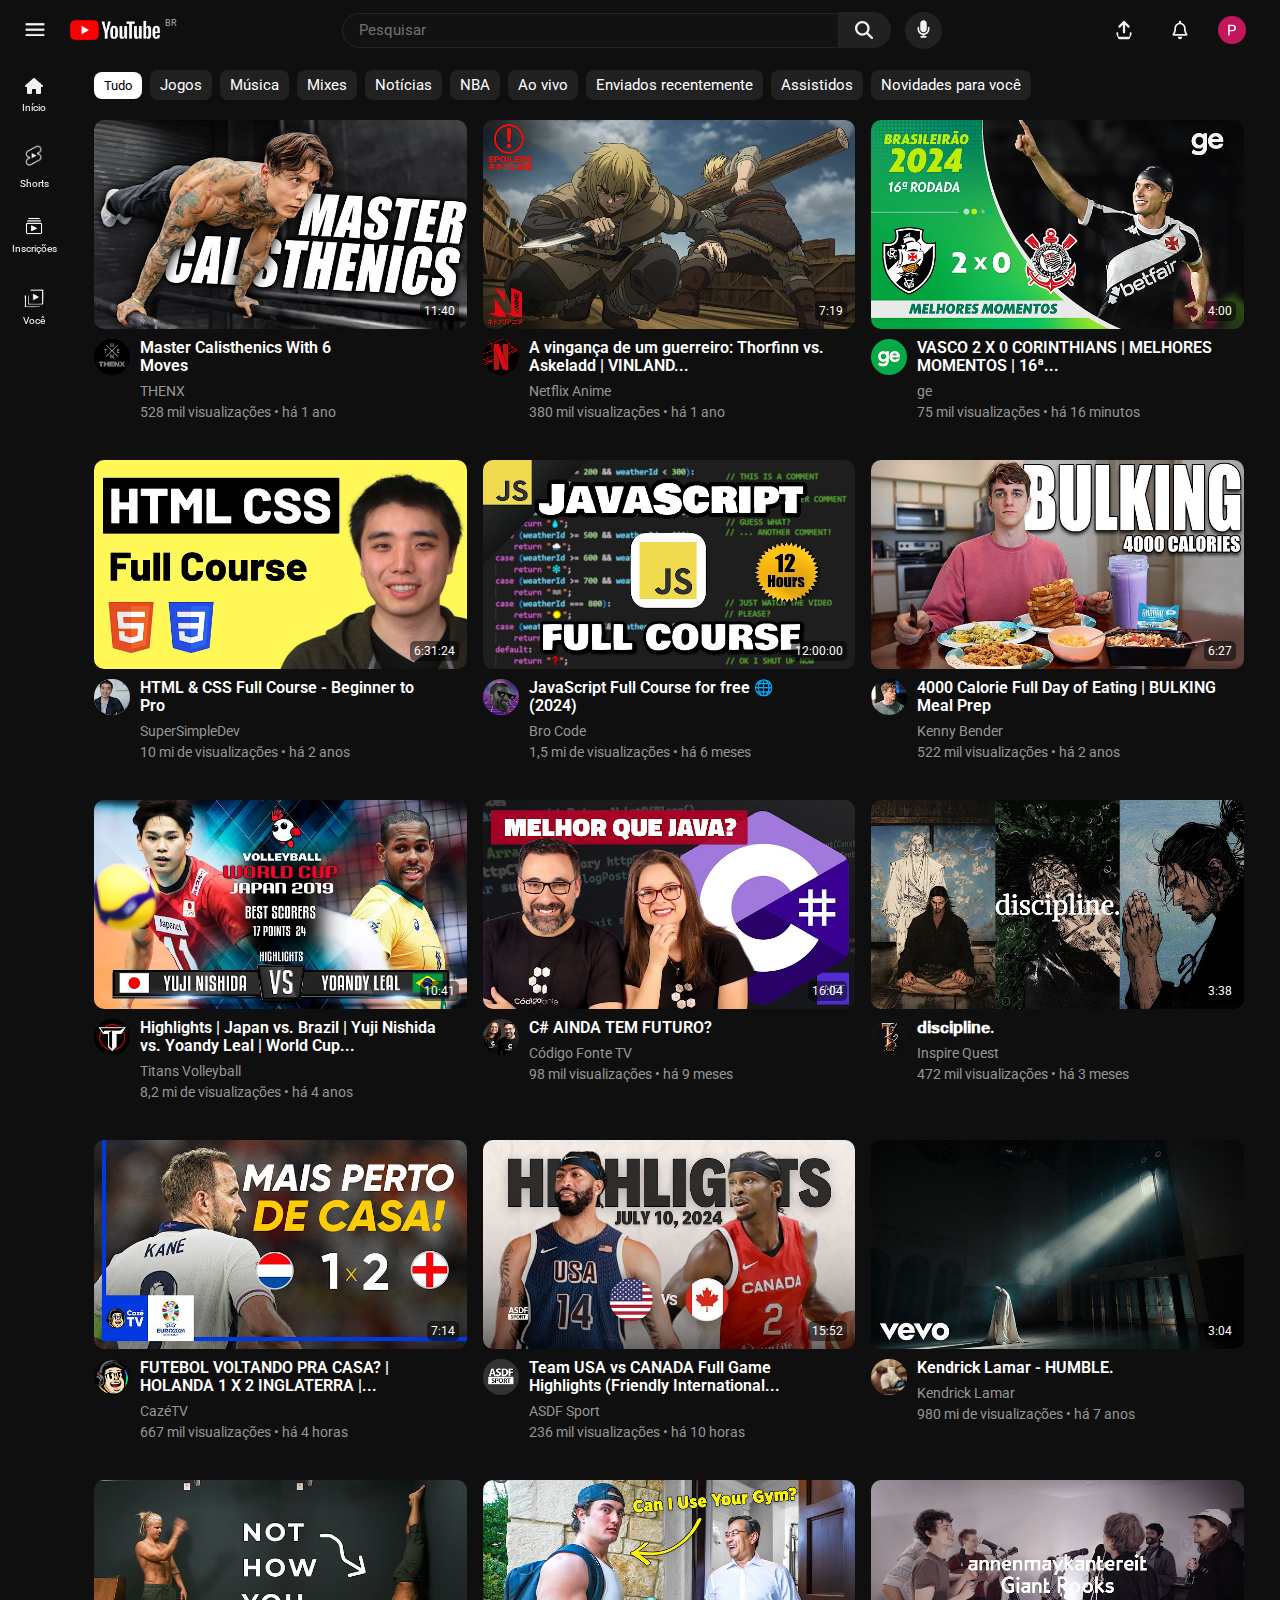
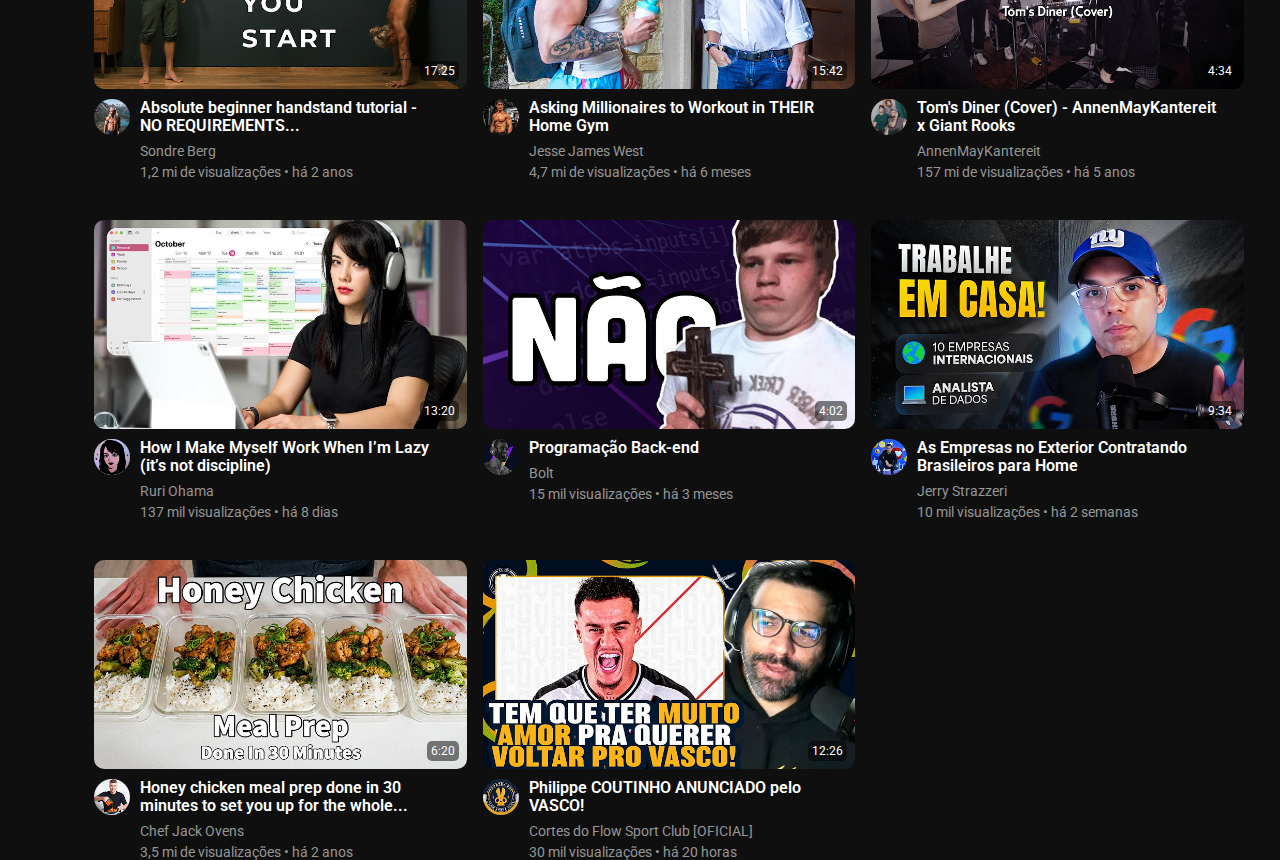
<file: index.html>
<!DOCTYPE html>
<html lang="en">
<head>
    <meta charset="UTF-8">
    <meta name="viewport" content="width=device-width, initial-scale=1.0">
    <title>Document</title>
    <link rel="stylesheet" href="css/general.css">
    <link rel="stylesheet" href="css/header.css">
    <link rel="stylesheet" href="css/sidebar.css">
    <link rel="stylesheet" href="css/categorias.css">
    <link rel="stylesheet" href="css/videos.css">
</head>
<body>
    <header>
        <div class="headerleft">
            <img class="bar" src="source/header/bars.png" alt="">
            <div class="youtubelogo">
                <img src="source/header/youtube_logo.png" alt="">
                <p>BR</p>
            </div>
        </div>

        <div class="headermiddle">
            <div class="search">
                <input type="text" class="searchinput" placeholder="Pesquisar">
                <a href=""><img src="source/header/lupa.svg" alt="" class="lupa">
                <div class="dica">Pesquisar</div></a>
            </div>
            <button class="mic">
                <img src="source/header/mic.svg" alt="">
                <div class="dica">Pesquisar com sua voz</div>
            </button>
        </div>

        <div class="rightheader">
            <div class="divpublicar">
                <img src="source/header/publicar.svg" alt="" class="publicar">
                <div class="dica">Enviar</div>
            </div>
            <div class="divnotificar">
                <img src="source/header/sino.svg" alt="" class="sino">
                <div class="dica">Notificações</div>
            </div>
            <img src="source/header/foto_perfil.jpg" alt="" class="profile">
        </div>
    </header>

    <div class="sidebar">
        <div class="divhome">
            <img src="source/sidebar/inicio.svg" alt="" class="home">
            <p>Início</p>
        </div>
        <div class="divshorts">
            <img src="source/sidebar/shorts.png" alt="" class="shorts">
            <p>Shorts</p>
        </div>
        <div class="divinscricoes">
            <img src="source/sidebar/inscricoes.png" alt="" class="inscricoes">
            <p>Inscrições</p>
        </div>
        <div class="divvoce">
            <img src="source/sidebar/voce.png" alt="">
            <p>Você</p>
        </div>
    </div>

    <div class="categorias">
        <button class="categoriaT">Tudo</button>
        <button class="categoria">Jogos</button>
        <button class="categoria">Música</button>
        <button class="categoria">Mixes</button>
        <button class="categoria">Notícias</button>
        <button class="categoria">NBA</button>
        <button class="categoria">Ao vivo</button>
        <button class="categoria">Enviados recentemente</button>
        <button class="categoria">Assistidos</button>
        <button class="categoria">Novidades para você</button>
    </div>

    <div class="videos">
        <div class="video">
            <div class="tumb">
                <a href="https://www.youtube.com/watch?v=i8fsLltfJfk">
                    <img src="source/videos/video1.jpg" alt="" class="foto_video">
                    <p class="duracao">11:40</p>
                </a>
                
            </div>
            <div class="conteudo">
                
                    <div class="foto_canal">
                        <a href="https://www.youtube.com/@OFFICIALTHENXSTUDIOS"><img src="source/videos/canal1.jpg" alt="" class="canal"></a>
                    </div>
                    <div class="titulo_e_desc">
                        <p class="titulo">Master Calisthenics With 6 Moves</p>
                        <p class="pnome_canal"><a href="https://www.youtube.com/@OFFICIALTHENXSTUDIOS" class="nome_canal">THENX</a></p>
                        <p class="views">528 mil visualizações &#8226; há 1 ano</p>
                    </div>
                <a href="https://www.youtube.com/watch?v=i8fsLltfJfk" class="link"></a>
            </div>
        </div>

        <div class="video">
            <div class="tumb">
                <a href="https://www.youtube.com/watch?v=nzzkkwOoXSU">
                    <img src="source/videos/video2.jpg" alt="" class="foto_video">
                    <p class="duracao">7:19</p>
                </a>
                
            </div>
            <div class="conteudo">
                
                    <div class="foto_canal">
                        <a href="https://www.youtube.com/@netflixanime"><img src="source/videos/canal2.jpg" alt="" class="canal"></a>
                    </div>
                    <div class="titulo_e_desc">
                        <p class="titulo">A vingança de um guerreiro: Thorfinn vs. Askeladd | VINLAND...</p>
                        <p class="pnome_canal"><a href="https://www.youtube.com/@netflixanime" class="nome_canal">Netflix Anime</a></p>
                        <p class="views">380 mil visualizações &#8226; há 1 ano</p>
                    </div>
                <a href="https://www.youtube.com/watch?v=nzzkkwOoXSU" class="link"></a>
            </div>
        </div>

        <div class="video">
            <div class="tumb">
                <a href="https://www.youtube.com/watch?v=B_IK1DgHjuw">
                    <img src="source/videos/video3.jpg" alt="" class="foto_video">
                    <p class="duracao">4:00</p>
                </a>
                
            </div>
            <div class="conteudo">
                
                    <div class="foto_canal">
                        <a href="https://www.youtube.com/@geglobo"><img src="source/videos/canal3.jpg" alt="" class="canal"></a>
                    </div>
                    <div class="titulo_e_desc">
                        <p class="titulo">VASCO 2 X 0 CORINTHIANS | MELHORES MOMENTOS | 16ª...</p>
                        <p class="pnome_canal"><a href="https://www.youtube.com/@geglobo" class="nome_canal">ge</a></p>
                        <p class="views">75 mil visualizações &#8226; há 16 minutos</p>
                    </div>
                <a href="https://www.youtube.com/watch?v=B_IK1DgHjuw" class="link"></a>
            </div>
        </div>

        <div class="video">
            <div class="tumb">
                <a href="https://www.youtube.com/watch?v=G3e-cpL7ofc&t=20122s&pp=ygUIaHRtbCBjc3M%3D">
                    <img src="source/videos/video4.jpg" alt="" class="foto_video">
                    <p class="duracao">6:31:24</p>
                </a>
                
            </div>
            <div class="conteudo">
                
                    <div class="foto_canal">
                        <a href="https://www.youtube.com/@SuperSimpleDev"><img src="source/videos/canal4.jpg" alt="" class="canal"></a>
                    </div>
                    <div class="titulo_e_desc">
                        <p class="titulo">HTML & CSS Full Course - Beginner to Pro</p>
                        <p class="pnome_canal"><a href="https://www.youtube.com/@SuperSimpleDev" class="nome_canal">SuperSimpleDev</a></p>
                        <p class="views">10 mi de visualizações &#8226; há 2 anos</p>
                    </div>
                <a href="https://www.youtube.com/watch?v=G3e-cpL7ofc&t=20122s&pp=ygUIaHRtbCBjc3M%3D" class="link"></a>
            </div>
        </div>

        <div class="video">
            <div class="tumb">
                <a href="https://www.youtube.com/watch?v=lfmg-EJ8gm4">
                    <img src="source/videos/video5.jpg" alt="" class="foto_video">
                    <p class="duracao">12:00:00</p>
                </a>
                
            </div>
            <div class="conteudo">
                
                    <div class="foto_canal">
                        <a href="https://www.youtube.com/@BroCodez"><img src="source/videos/canal5.jpg" alt="" class="canal"></a>
                    </div>
                    <div class="titulo_e_desc">
                        <p class="titulo">JavaScript Full Course for free 🌐 (2024)</p>
                        <p class="pnome_canal"><a href="https://www.youtube.com/@BroCodez" class="nome_canal">Bro Code</a></p>
                        <p class="views">1,5 mi de visualizações &#8226; há 6 meses</p>
                    </div>
                <a href="https://www.youtube.com/watch?v=lfmg-EJ8gm4" class="link"></a>
            </div>
        </div>

        <div class="video">
            <div class="tumb">
                <a href="https://www.youtube.com/watch?v=wOnGN8zeVEo">
                    <img src="source/videos/video6.jpg" alt="" class="foto_video">
                    <p class="duracao">6:27</p>
                </a>
                
            </div>
            <div class="conteudo">
                
                    <div class="foto_canal">
                        <a href="https://www.youtube.com/@kenny.bender"><img src="source/videos/canal6.jpg" alt="" class="canal"></a>
                    </div>
                    <div class="titulo_e_desc">
                        <p class="titulo">4000 Calorie Full Day of Eating | BULKING Meal Prep</p>
                        <p class="pnome_canal"><a href="https://www.youtube.com/@kenny.bender" class="nome_canal">Kenny Bender</a></p>
                        <p class="views">522 mil visualizações &#8226; há 2 anos</p>
                    </div>
                <a href="https://www.youtube.com/watch?v=wOnGN8zeVEo" class="link"></a>
            </div>
        </div>

        <div class="video">
            <div class="tumb">
                <a href="https://www.youtube.com/watch?v=8qFw10k2POg">
                    <img src="source/videos/video7.jpg" alt="" class="foto_video">
                    <p class="duracao">10:41</p>
                </a>
                
            </div>
            <div class="conteudo">
                
                    <div class="foto_canal">
                        <a href="https://www.youtube.com/@TitansVolleyball"><img src="source/videos/canal7.jpg" alt="" class="canal"></a>
                    </div>
                    <div class="titulo_e_desc">
                        <p class="titulo">Highlights | Japan vs. Brazil | Yuji Nishida vs. Yoandy Leal | World Cup...</p>
                        <p class="pnome_canal"><a href="https://www.youtube.com/@TitansVolleyball" class="nome_canal">Titans Volleyball</a></p>
                        <p class="views">8,2 mi de visualizações &#8226; há 4 anos</p>
                    </div>
                <a href="https://www.youtube.com/watch?v=8qFw10k2POg" class="link"></a>
            </div>
        </div>

        <div class="video">
            <div class="tumb">
                <a href="https://www.youtube.com/watch?v=mUMvW6JHzk4">
                    <img src="source/videos/video8.jpg" alt="" class="foto_video">
                    <p class="duracao">16:04</p>
                </a>
                
            </div>
            <div class="conteudo">
                
                    <div class="foto_canal">
                        <a href="https://www.youtube.com/@codigofontetv"><img src="source/videos/canal8.jpg" alt="" class="canal"></a>
                    </div>
                    <div class="titulo_e_desc">
                        <p class="titulo">C# AINDA TEM FUTURO?</p>
                        <p class="pnome_canal"><a href="https://www.youtube.com/@codigofontetv" class="nome_canal">Código Fonte TV</a></p>
                        <p class="views">98 mil visualizações &#8226; há 9 meses</p>
                    </div>
                <a href="https://www.youtube.com/watch?v=mUMvW6JHzk4" class="link"></a>
            </div>
        </div>

        <div class="video">
            <div class="tumb">
                <a href="https://www.youtube.com/watch?v=UEiDQJdU2fI">
                    <img src="source/videos/video9.jpg" alt="" class="foto_video">
                    <p class="duracao">3:38</p>
                </a>
                
            </div>
            <div class="conteudo">
                
                    <div class="foto_canal">
                        <a href="https://www.youtube.com/@InspireQuest_10"><img src="source/videos/canal9.jpg" alt="" class="canal"></a>
                    </div>
                    <div class="titulo_e_desc">
                        <p class="titulo">𝐝𝐢𝐬𝐜𝐢𝐩𝐥𝐢𝐧𝐞.</p>
                        <p class="pnome_canal"><a href="https://www.youtube.com/@InspireQuest_10" class="nome_canal">Inspire Quest</a></p>
                        <p class="views">472 mil visualizações &#8226; há 3 meses</p>
                    </div>
                <a href="https://www.youtube.com/watch?v=UEiDQJdU2fI" class="link"></a>
            </div>
        </div>

        <div class="video">
            <div class="tumb">
                <a href="https://www.youtube.com/watch?v=G9h2extCh-o">
                    <img src="source/videos/video10.jpg" alt="" class="foto_video">
                    <p class="duracao">7:14</p>
                </a>
                
            </div>
            <div class="conteudo">
                
                    <div class="foto_canal">
                        <a href="https://www.youtube.com/@CazeTV"><img src="source/videos/canal10.jpg" alt="" class="canal"></a>
                    </div>
                    <div class="titulo_e_desc">
                        <p class="titulo">FUTEBOL VOLTANDO PRA CASA? | HOLANDA 1 X 2 INGLATERRA |...</p>
                        <p class="pnome_canal"><a href="https://www.youtube.com/@CazeTV" class="nome_canal">CazéTV</a></p>
                        <p class="views">667 mil visualizações &#8226; há 4 horas</p>
                    </div>
                <a href="https://www.youtube.com/watch?v=G9h2extCh-o" class="link"></a>
            </div>
        </div>

        <div class="video">
            <div class="tumb">
                <a href="https://www.youtube.com/watch?v=27NITIXuDAg">
                    <img src="source/videos/video11.jpg" alt="" class="foto_video">
                    <p class="duracao">15:52</p>
                </a>
                
            </div>
            <div class="conteudo">
                
                    <div class="foto_canal">
                        <a href="https://www.youtube.com/@ASDFSport"><img src="source/videos/canal11.jpg" alt="" class="canal"></a>
                    </div>
                    <div class="titulo_e_desc">
                        <p class="titulo">Team USA vs CANADA Full Game Highlights (Friendly International...</p>
                        <p class="pnome_canal"><a href="https://www.youtube.com/@ASDFSport" class="nome_canal">ASDF Sport</a></p>
                        <p class="views">236 mil visualizações &#8226; há 10 horas</p>
                    </div>
                <a href="https://www.youtube.com/watch?v=27NITIXuDAg" class="link"></a>
            </div>
        </div>

        <div class="video">
            <div class="tumb">
                <a href="https://www.youtube.com/watch?v=tvTRZJ-4EyI">
                    <img src="source/videos/video12.jpg" alt="" class="foto_video">
                    <p class="duracao">3:04</p>
                </a>
                
            </div>
            <div class="conteudo">
                
                    <div class="foto_canal">
                        <a href="https://www.youtube.com/channel/UC3lBXcrKFnFAFkfVk5WuKcQ"><img src="source/videos/canal12.jpg" alt="" class="canal"></a>
                    </div>
                    <div class="titulo_e_desc">
                        <p class="titulo">Kendrick Lamar - HUMBLE.</p>
                        <p class="pnome_canal"><a href="https://www.youtube.com/channel/UC3lBXcrKFnFAFkfVk5WuKcQ" class="nome_canal">Kendrick Lamar</a></p>
                        <p class="views">980 mi de visualizações &#8226; há 7 anos</p>
                    </div>
                <a href="https://www.youtube.com/watch?v=tvTRZJ-4EyI" class="link"></a>
            </div>
        </div>

        <div class="video">
            <div class="tumb">
                <a href="https://www.youtube.com/watch?v=otLf0tw8vYE">
                    <img src="source/videos/video13.jpg" alt="" class="foto_video">
                    <p class="duracao">17:25</p>
                </a>
                
            </div>
            <div class="conteudo">
                
                    <div class="foto_canal">
                        <a href="https://www.youtube.com/@Sondre_Berg"><img src="source/videos/canal13.jpg" alt="" class="canal"></a>
                    </div>
                    <div class="titulo_e_desc">
                        <p class="titulo">Absolute beginner handstand tutorial - NO REQUIREMENTS...</p>
                        <p class="pnome_canal"><a href="https://www.youtube.com/@Sondre_Berg" class="nome_canal">Sondre Berg</a></p>
                        <p class="views">1,2 mi de visualizações &#8226; há 2 anos</p>
                    </div>
                <a href="https://www.youtube.com/watch?v=otLf0tw8vYE" class="link"></a>
            </div>
        </div>

        <div class="video">
            <div class="tumb">
                <a href="https://www.youtube.com/watch?v=jwDxe32R0c0&t=702s">
                    <img src="source/videos/video14.jpg" alt="" class="foto_video">
                    <p class="duracao">15:42</p>
                </a>
                
            </div>
            <div class="conteudo">
                
                    <div class="foto_canal">
                        <a href="https://www.youtube.com/@JesseJamesWest"><img src="source/videos/canal14.jpg" alt="" class="canal"></a>
                    </div>
                    <div class="titulo_e_desc">
                        <p class="titulo">Asking Millionaires to Workout in THEIR Home Gym</p>
                        <p class="pnome_canal"><a href="https://www.youtube.com/@JesseJamesWest" class="nome_canal">Jesse James West</a></p>
                        <p class="views">4,7 mi de visualizações &#8226; há 6 meses</p>
                    </div>
                <a href="https://www.youtube.com/watch?v=jwDxe32R0c0&t=702s" class="link"></a>
            </div>
        </div>

        <div class="video">
            <div class="tumb">
                <a href="https://www.youtube.com/watch?v=5r3B7yz6J68">
                    <img src="source/videos/video15.jpg" alt="" class="foto_video">
                    <p class="duracao">4:34</p>
                </a>
                
            </div>
            <div class="conteudo">
                
                    <div class="foto_canal">
                        <a href="https://www.youtube.com/channel/UCheky_SBEExtbK_T0onuDwg"><img src="source/videos/canal15.jpg" alt="" class="canal"></a>
                    </div>
                    <div class="titulo_e_desc">
                        <p class="titulo">Tom's Diner (Cover) - AnnenMayKantereit x Giant Rooks</p>
                        <p class="pnome_canal"><a href="https://www.youtube.com/channel/UCheky_SBEExtbK_T0onuDwg" class="nome_canal">AnnenMayKantereit</a></p>
                        <p class="views">157 mi de visualizações &#8226; há 5 anos</p>
                    </div>
                <a href="https://www.youtube.com/watch?v=5r3B7yz6J68" class="link"></a>
            </div>
        </div>

        <div class="video">
            <div class="tumb">
                <a href="https://www.youtube.com/watch?v=97K2ViOvzLA">
                    <img src="source/videos/video16.jpg" alt="" class="foto_video">
                    <p class="duracao">13:20</p>
                </a>
                
            </div>
            <div class="conteudo">
                
                    <div class="foto_canal">
                        <a href="https://www.youtube.com/@ruriohama"><img src="source/videos/canal16.jpg" alt="" class="canal"></a>
                    </div>
                    <div class="titulo_e_desc">
                        <p class="titulo">How I Make Myself Work When I’m Lazy (it’s not discipline)</p>
                        <p class="pnome_canal"><a href="https://www.youtube.com/@ruriohama" class="nome_canal">Ruri Ohama</a></p>
                        <p class="views">137 mil visualizações &#8226; há 8 dias</p>
                    </div>
                <a href="https://www.youtube.com/watch?v=97K2ViOvzLA" class="link"></a>
            </div>
        </div>

        <div class="video">
            <div class="tumb">
                <a href="https://www.youtube.com/watch?v=bhXaHKtklV8">
                    <img src="source/videos/video17.jpg" alt="" class="foto_video">
                    <p class="duracao">4:02</p>
                </a>
                
            </div>
            <div class="conteudo">
                
                    <div class="foto_canal">
                        <a href="https://www.youtube.com/@boltjz"><img src="source/videos/canal17.jpg" alt="" class="canal"></a>
                    </div>
                    <div class="titulo_e_desc">
                        <p class="titulo">Programação Back-end</p>
                        <p class="pnome_canal"><a href="https://www.youtube.com/@boltjz" class="nome_canal">Bolt</a></p>
                        <p class="views">15 mil visualizações &#8226; há 3 meses</p>
                    </div>
                <a href="https://www.youtube.com/watch?v=bhXaHKtklV8" class="link"></a>
            </div>
        </div>

        <div class="video">
            <div class="tumb">
                <a href="https://www.youtube.com/watch?v=pjNNRjZTtdc">
                    <img src="source/videos/video18.jpg" alt="" class="foto_video">
                    <p class="duracao">9:34</p>
                </a>
                
            </div>
            <div class="conteudo">
                
                    <div class="foto_canal">
                        <a href="https://www.youtube.com/@jerryst"><img src="source/videos/canal18.jpg" alt="" class="canal"></a>
                    </div>
                    <div class="titulo_e_desc">
                        <p class="titulo">As Empresas no Exterior Contratando Brasileiros para Home</p>
                        <p class="pnome_canal"><a href="https://www.youtube.com/@jerryst" class="nome_canal">Jerry Strazzeri</a></p>
                        <p class="views">10 mil visualizações &#8226; há 2 semanas</p>
                    </div>
                <a href="https://www.youtube.com/watch?v=pjNNRjZTtdc" class="link"></a>
            </div>
        </div>

        <div class="video">
            <div class="tumb">
                <a href="https://www.youtube.com/watch?v=3SqoPSO_W9U&t=28s">
                    <img src="source/videos/video19.jpg" alt="" class="foto_video">
                    <p class="duracao">6:20</p>
                </a>
                
            </div>
            <div class="conteudo">
                
                    <div class="foto_canal">
                        <a href="https://www.youtube.com/@ChefJackOvens"><img src="source/videos/canal19.jpg" alt="" class="canal"></a>
                    </div>
                    <div class="titulo_e_desc">
                        <p class="titulo">Honey chicken meal prep done in 30 minutes to set you up for the whole...</p>
                        <p class="pnome_canal"><a href="https://www.youtube.com/@ChefJackOvens" class="nome_canal">Chef Jack Ovens</a></p>
                        <p class="views">3,5 mi de visualizações &#8226; há 2 anos</p>
                    </div>
                <a href="https://www.youtube.com/watch?v=3SqoPSO_W9U&t=28s" class="link"></a>
            </div>
        </div>

        <div class="video">
            <div class="tumb">
                <a href="https://www.youtube.com/watch?v=JGSutCBrQ-o">
                    <img src="source/videos/video20.jpg" alt="" class="foto_video">
                    <p class="duracao">12:26</p>
                </a>
                
            </div>
            <div class="conteudo">
                
                    <div class="foto_canal">
                        <a href="https://www.youtube.com/@CortesdoFlowSportClub"><img src="source/videos/canal20.jpg" alt="" class="canal"></a>
                    </div>
                    <div class="titulo_e_desc">
                        <p class="titulo">Philippe COUTINHO ANUNCIADO pelo VASCO!</p>
                        <p class="pnome_canal"><a href="https://www.youtube.com/@CortesdoFlowSportClub" class="nome_canal">Cortes do Flow Sport Club [OFICIAL]</a></p>
                        <p class="views">30 mil visualizações &#8226; há 20 horas</p>
                    </div>
                <a href="https://www.youtube.com/watch?v=JGSutCBrQ-o" class="link"></a>
            </div>
        </div>

    </div>
</body>
</html>
</file>
<file: css/general.css>
@import url('https://fonts.googleapis.com/css2?family=Roboto:ital,wght@0,100;0,300;0,400;0,500;0,700;0,900;1,100;1,300;1,400;1,500;1,700;1,900&display=swap');

* {
    margin: 0;
    padding: 0;
    font-family: "Roboto", sans-serif;
    color: white;
    text-decoration: none;
    box-sizing: border-box;
}
html {
    background-color: #0f0f0f;
}
</file>
<file: css/header.css>
header {
    display: flex;
    padding: 0 24px 0 15px;
    height: 60px;
    justify-content: space-between;
    align-items: center;
    position: fixed;
    top: 0;
    left: 0;
    right: 0;
    background-color: #0f0f0f;
    z-index: 100;
}

header img {
    height: 24px;
    width: 24px;
}
.headerleft {
    display: flex;
    align-items: center;
}
.bar {
    cursor: pointer;
    padding: 8px;
    border-radius: 50%;
    transition: background-color 0.1s;
    width: 40px;
    height: 40px;
}
.youtubelogo {
    display: flex;
    padding-left: 10px;
}
.youtubelogo img {
    width: 100px;
    height: 24px;
    object-fit: cover;
    cursor: pointer;
}
.youtubelogo p {
    font-size: 9px;
    color: #acacac;
}
.headermiddle {
    display: flex;
    flex: 1;
    max-width: 600px;
    margin: 0 40px;
    align-items: center;
}
.search {
    display: flex;
    flex: 1;
    align-items: center;
}

.searchinput {
    background-color: hsl(0,0%,7%);
    border: 1px solid hsla(0,0%,100%,0.08);
    flex: 1;
    width: 0px;
    padding: 9px 0 9px 16px;
    border-top-left-radius: 20px;
    border-bottom-left-radius: 20px;
}
.searchinput::placeholder {
    color: #717171;
    font-size: 15px;
}
.search a {
    background-color: hsla(0,0%,100%,0.08);
    height: 36px;
    border-top-right-radius: 20px;
    border-bottom-right-radius: 20px;
    padding-right: 18px;
    padding-left: 16px;
    display: flex;
    align-items: center;
}
.lupa {
    width: 18px;
}
.mic {
    background-color: hsla(0,0%,100%,0.08);
    border: none;
    border-radius: 50%;
    padding: 5px 12px;
    margin-left: 14px;
    cursor: pointer;
}
.mic img {
    width: 13px;
}

.rightheader {
    display: flex;
    align-items: center;
    justify-content: space-between;
    width: 150px;
}
.sino, .publicar {
    width: 36px;
    height: 36px;
    cursor: pointer;
    padding: 6px 10px;
    border-radius: 50%;
    transition: background-color 0.1s;;
}
.sino:hover, .publicar:hover, .bar:hover {
    background-color: #212121;
}
.profile {
    border-radius: 50%;
    object-fit: cover;
    height: 28px;
    width: 28px;
    margin-right: 10px;
    cursor: pointer;
}

.dica {
    position: absolute;
    font-size: 10px;
    background-color: #717171;
    top: 50px;
    left: 0;
    padding: 4px;
    opacity: 0;
    transition: opacity 0.5s;
    pointer-events: none;
    white-space: nowrap;
}
.mic .dica {
    left: -36px;
}
.divnotificar .dica {
    left: -14px;
}
.search a,
.mic,
.divpublicar,
.divnotificar {
    position: relative;
}

.search a:hover .dica,
.mic:hover .dica,
.divpublicar:hover .dica,
.divnotificar:hover .dica{
    opacity: 1;
}

.divnotificar, .divpublicar {
    display: flex;
    align-items: center;
}
</file>
<file: css/sidebar.css>
.sidebar {
    display: flex;
    align-items: center;
    justify-content: center;
    flex-direction: column;
    position: fixed;
    top: 60px;
    left: 4px;
}
.sidebar div {
    display: flex;
    flex-direction: column;
    justify-content: center;
    align-items: center;
    cursor: pointer;
    width: 60px;
    height: 70px;
    border-radius: 15px;
    transition: background-color 0.1s;
}
.sidebar div:hover {
    background-color: #212121;
}

.sidebar img {
    width: 18px;
}
.divvoce img {
    width: 34px;
    margin-bottom: -8px;
}
.shorts {
    height: 28px;
    width: 28px;
    object-fit: cover;
}

.sidebar p {
    font-size: 10px;
    padding-top: 8px;
}
</file>
<file: css/categorias.css>
.categorias {
    position: fixed;
    top: 60px;
    height: 50px;
    left: 64px;
    background-color: #0f0f0f;
    display: flex;
    align-items: center;
    z-index: 90;
    width: 100vw;
    padding-left: 30px;
}

.categoria {
    background-color: hsla(0,0%,100%,0.08);
    border: none;
    padding: 6px 10px;
    border-radius: 8px;
    margin-right: 8px;
    transition: background-color 0.2s;
    font-size: 15px;
}
.categoria:hover {
    background-color: #3d3d3d;
}
.categoriaT {
    background-color: white;
    color: black;
    border: none;
    padding: 6px 10px;
    border-radius: 8px;
    margin-right: 8px;
}

.categorias button {
    cursor: pointer;
}
</file>
<file: css/videos.css>
.videos {
    padding: 120px 36px 0 94px;
    width: 100%;
    display: grid;
    grid-template-columns: 1fr 1fr 1fr 1fr 1fr;
    column-gap: 16px;
    row-gap: 40px;
}
@media (max-width: 1700px) {
    
    .videos {
        grid-template-columns: 1fr 1fr 1fr 1fr;
    }
}
@media (max-width: 1400px) {
    .videos {
        grid-template-columns: 1fr 1fr 1fr;
    }
}
@media (max-width: 1000px) {
    .videos {
        grid-template-columns: 1fr 1fr;
    }
}
.video {
    width: 100%;
    height: 300px;
}
.tumb {
    position: relative;
}
.foto_video {
    width: 100%;
    height: 100%;
    border-radius: 10px;
}
.duracao {
    background-color: rgba(0, 0, 0, 0.5);
    position: absolute;
    padding: 3px 4px;
    border-radius: 5px;
    right: 8px;
    bottom: 12px;
    font-size: 12px;
}
.canal {
    width: 36px;
    border-radius: 50%;
    object-fit: cover;
    margin-right: 10px;
    z-index: 80;
    position: relative;
}
.conteudo {
    display: flex;
    margin-top: 6px;
    position: relative;
}
.titulo {
    font-size: 15.5px;
    font-weight: 600;
    padding-bottom: 6px;
    width: 92%;
}
.nome_canal, .views {
    font-size: 14px;
    color: rgb(150, 150, 150);
}
.pnome_canal {
    margin-bottom: 4px;
}
.nome_canal {
    z-index: 80;
    position: relative;
}
.nome_canal:hover {
    color: rgb(192, 192, 192);
}
.link {
    position: absolute;
    right: 0;
    left: 0;
    top: 0;
    bottom: 0;
}
</file>
